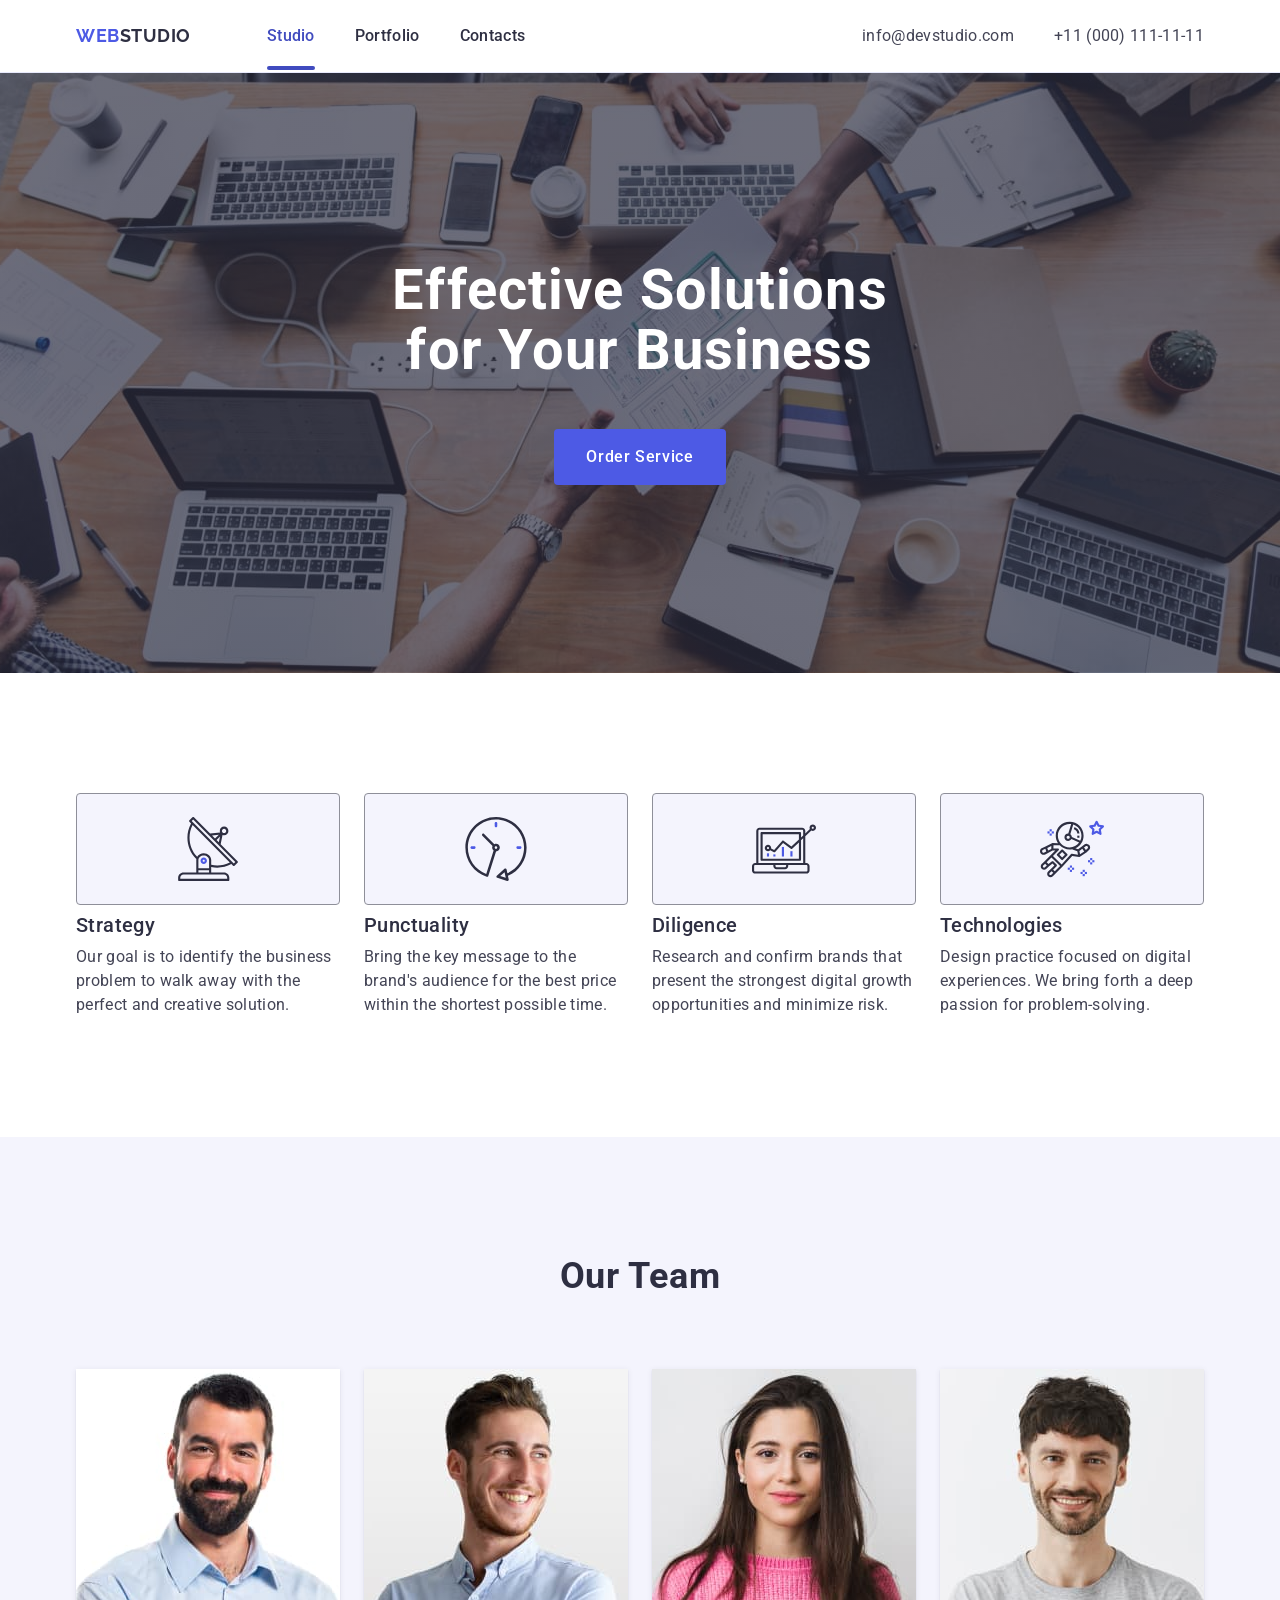
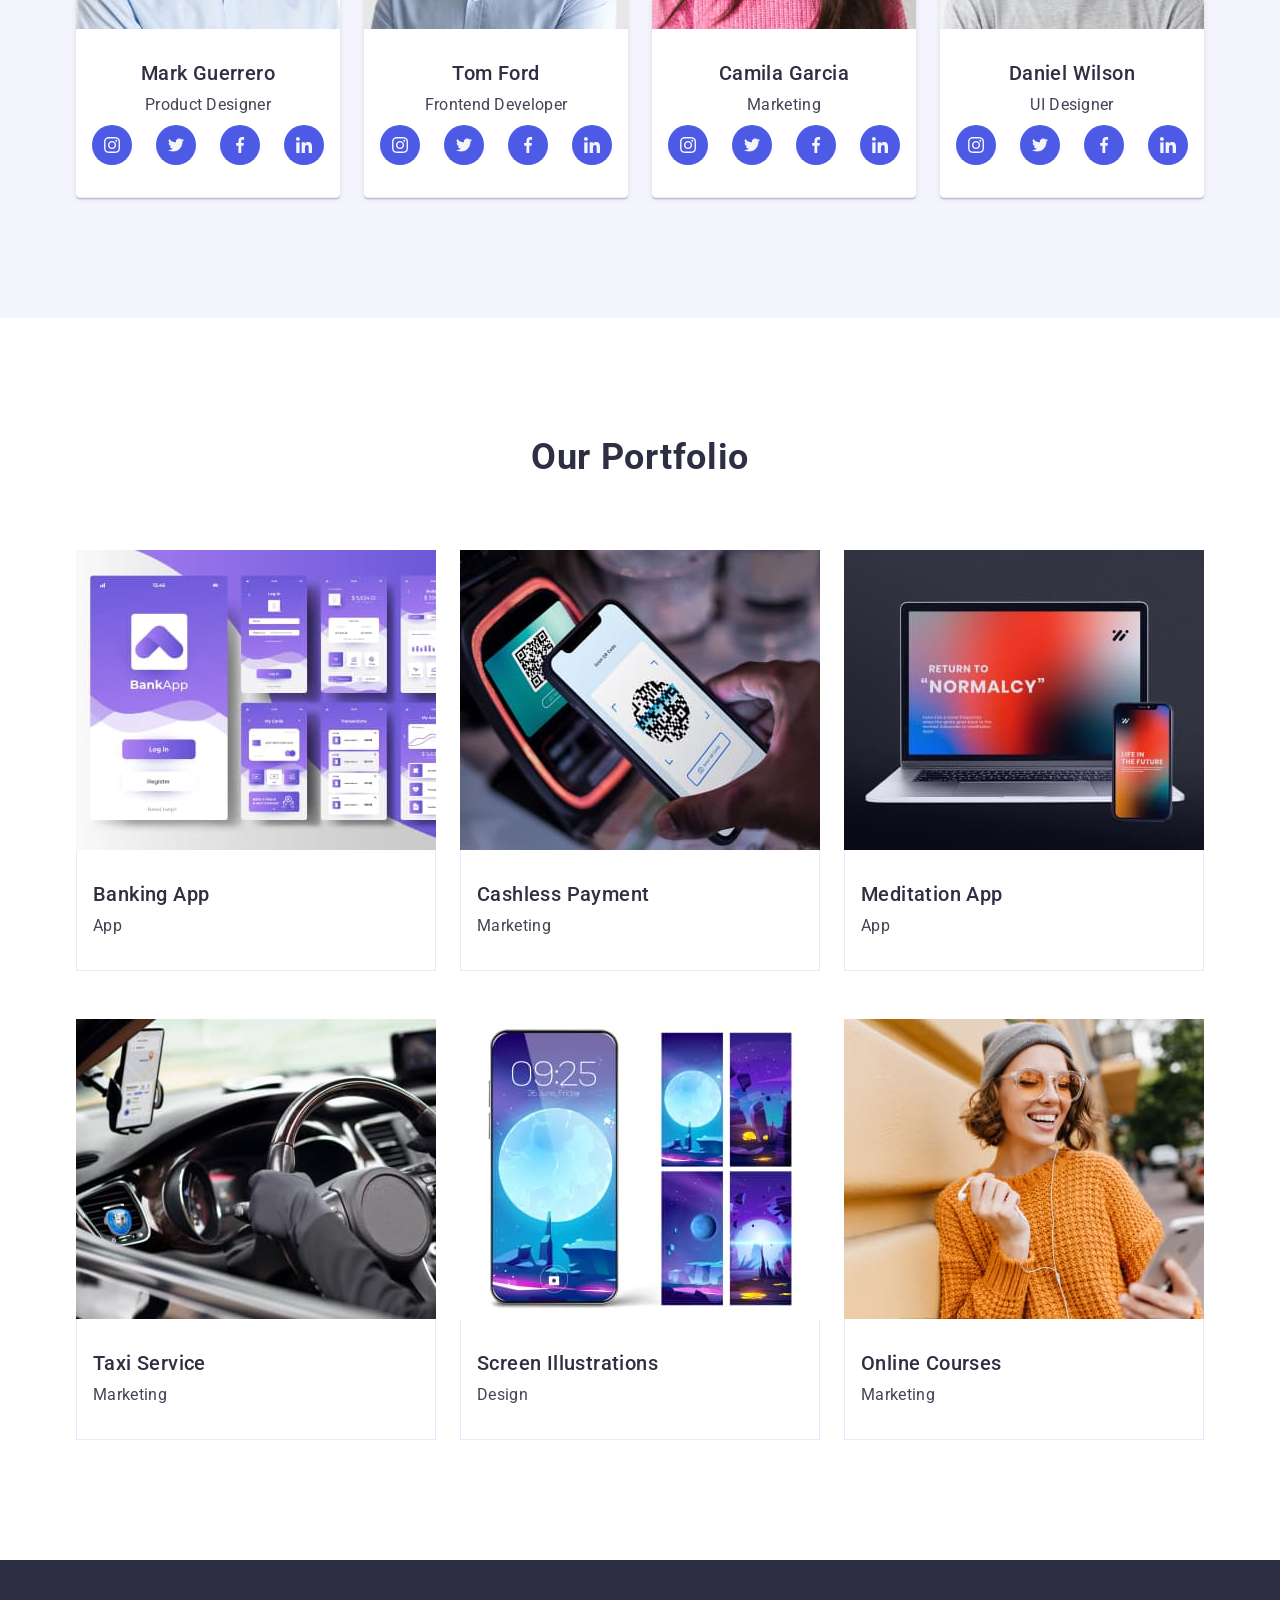
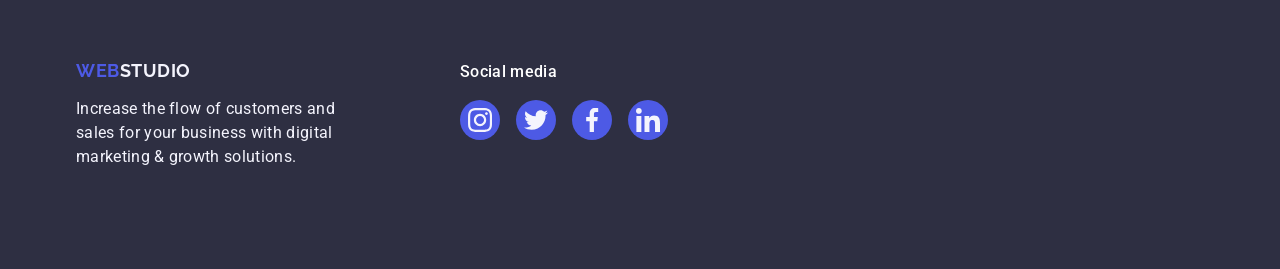
<file: index.html>
<!DOCTYPE html>
<html lang="en">
  <head>
    <meta charset="UTF-8" />
    <meta name="viewport" content="width=device-width, initial-scale=1.0" />
    <title>Document</title>
    <link rel="preconnect" href="https://fonts.googleapis.com" />
    <link rel="preconnect" href="https://fonts.gstatic.com" crossorigin />
    <link
      href="https://fonts.googleapis.com/css2?family=Raleway:wght@700&family=Roboto:wght@400;500;700&display=swap"
      rel="stylesheet"
    />
    <link
      rel="stylesheet"
      href="https://cdnjs.cloudflare.com/ajax/libs/modern-normalize/2.0.0/modern-normalize.min.css"
      integrity="sha512-4xo8blKMVCiXpTaLzQSLSw3KFOVPWhm/TRtuPVc4WG6kUgjH6J03IBuG7JZPkcWMxJ5huwaBpOpnwYElP/m6wg=="
      crossorigin="anonymous"
      referrerpolicy="no-referrer"
    />
    <link rel="stylesheet" href="./css/styles.css" />
  </head>
  <body>
    <!-- header -->

    <header class="header">
      <div class="container flex-property">
        <nav class="nav">
          <a href="./index.html" class="nav-link-logo logo-link-header"
            >Web<span class="logo-header">Studio</span></a
          >
          <ul class="nav-list">
            <li class="nav-list-item">
              <a href="./index.html" class="nav-list-link carrent">Studio</a>
            </li>
            <li class="nav-list-item">
              <a href="#" class="nav-list-link">Portfolio</a>
            </li>
            <li class="nav-list-item">
              <a href="#" class="nav-list-link">Contacts</a>
            </li>
          </ul>
        </nav>
        <address class="address">
          <ul class="address-list">
            <li class="address-list-item">
              <a href="mailto:info@devstudio.com" class="address-list-link"
                >info@devstudio.com</a
              >
            </li>
            <li class="address-list-item">
              <a href="tel:+110001111111" class="address-list-link"
                >+11 (000) 111-11-11</a
              >
            </li>
          </ul>
        </address>
      </div>
    </header>

    <!-- main -->

    <main class="main">
      <!-- section hero -->

      <section class="section hero">
        <div class="container">
          <h1 class="hero-title">Effective Solutions for Your Business</h1>
          <button class="button hero-button" type="button">
            Order Service
          </button>
        </div>
      </section>

      <!-- section service -->

      <section class="section service">
        <div class="container">
          <h2 class="section-title visually-hidden">Order Service</h2>
          <ul class="service-list">
            <li class="service-list-item">
              <div class="service-list-thumb">
                <svg class="service-list-icon" width="64" height="64">
                  <use href="./images/icons.svg#icon-antenna"></use>
                </svg>
              </div>
              <h3 class="service-list-title">Strategy</h3>
              <p class="service-list-text">
                Our goal is to identify the business problem to walk away with
                the perfect and creative solution.
              </p>
            </li>
            <li class="service-list-item">
              <div class="service-list-thumb">
                <svg class="service-list-icon" width="64" height="64">
                  <use href="./images/icons.svg#icon-clock"></use>
                </svg>
              </div>
              <h3 class="service-list-title">Punctuality</h3>
              <p class="service-list-text">
                Bring the key message to the brand's audience for the best price
                within the shortest possible time.
              </p>
            </li>
            <li class="service-list-item">
              <div class="service-list-thumb">
                <svg class="service-list-icon" width="64" height="64">
                  <use href="./images/icons.svg#icon-diagram"></use>
                </svg>
              </div>
              <h3 class="service-list-title">Diligence</h3>
              <p class="service-list-text">
                Research and confirm brands that present the strongest digital
                growth opportunities and minimize risk.
              </p>
            </li>
            <li class="service-list-item">
              <div class="service-list-thumb">
                <svg class="service-list-icon" width="64" height="64">
                  <use href="./images/icons.svg#icon-astronaut"></use>
                </svg>
              </div>
              <h3 class="service-list-title">Technologies</h3>
              <p class="service-list-text">
                Design practice focused on digital experiences. We bring forth a
                deep passion for problem-solving.
              </p>
            </li>
          </ul>
        </div>
      </section>

      <!-- section team -->

      <section class="section team">
        <div class="container">
          <h2 class="section-title">Our Team</h2>
          <ul class="team-list">
            <li class="team-list-item">
              <img
                class="team-list-img"
                src="./images/mark_guerrero.jpg"
                alt="Mark Guerrero Product Designer"
                width="264"
              />
              <div class="team-wrapper-content">
                <h3 class="team-list-title">Mark Guerrero</h3>
                <p class="team-list-text">Product Designer</p>
                <ul class="social-list">
                  <li class="social-list-item">
                    <a href="#" class="social-list-link">
                      <svg class="social-list-icon" width="16" height="16">
                        <use href="./images/icons.svg#icon-instagram"></use>
                      </svg>
                    </a>
                  </li>
                  <li class="social-list-item">
                    <a href="#" class="social-list-link">
                      <svg class="social-list-icon" width="16" height="16">
                        <use href="./images/icons.svg#icon-twitter"></use>
                      </svg>
                    </a>
                  </li>
                  <li class="social-list-item">
                    <a href="#" class="social-list-link">
                      <svg class="social-list-icon" width="16" height="16">
                        <use href="./images/icons.svg#icon-facebook"></use>
                      </svg>
                    </a>
                  </li>
                  <li class="social-list-item">
                    <a href="#" class="social-list-link">
                      <svg class="social-list-icon" width="16" height="16">
                        <use href="./images/icons.svg#icon-linkedin"></use>
                      </svg>
                    </a>
                  </li>
                </ul>
              </div>
            </li>
            <li class="team-list-item">
              <img
                class="team-list-img"
                src="./images/tom_ford.jpg"
                alt="Tom Ford Frontend Developer"
                width="264"
              />
              <div class="team-wrapper-content">
                <h3 class="team-list-title">Tom Ford</h3>
                <p class="team-list-text">Frontend Developer</p>
                <ul class="social-list">
                  <li class="social-list-item">
                    <a href="#" class="social-list-link">
                      <svg class="social-list-icon" width="16" height="16">
                        <use href="./images/icons.svg#icon-instagram"></use>
                      </svg>
                    </a>
                  </li>
                  <li class="social-list-item">
                    <a href="#" class="social-list-link">
                      <svg class="social-list-icon" width="16" height="16">
                        <use href="./images/icons.svg#icon-twitter"></use>
                      </svg>
                    </a>
                  </li>
                  <li class="social-list-item">
                    <a href="#" class="social-list-link">
                      <svg class="social-list-icon" width="16" height="16">
                        <use href="./images/icons.svg#icon-facebook"></use>
                      </svg>
                    </a>
                  </li>
                  <li class="social-list-item">
                    <a href="#" class="social-list-link">
                      <svg class="social-list-icon" width="16" height="16">
                        <use href="./images/icons.svg#icon-linkedin"></use>
                      </svg>
                    </a>
                  </li>
                </ul>
              </div>
            </li>
            <li class="team-list-item">
              <img
                class="team-list-img"
                src="./images/camila_garcia.jpg"
                alt="Camila Garcia Marketing"
                width="264"
              />
              <div class="team-wrapper-content">
                <h3 class="team-list-title">Camila Garcia</h3>
                <p class="team-list-text">Marketing</p>
                <ul class="social-list">
                  <li class="social-list-item">
                    <a href="#" class="social-list-link">
                      <svg class="social-list-icon" width="16" height="16">
                        <use href="./images/icons.svg#icon-instagram"></use>
                      </svg>
                    </a>
                  </li>
                  <li class="social-list-item">
                    <a href="#" class="social-list-link">
                      <svg class="social-list-icon" width="16" height="16">
                        <use href="./images/icons.svg#icon-twitter"></use>
                      </svg>
                    </a>
                  </li>
                  <li class="social-list-item">
                    <a href="#" class="social-list-link">
                      <svg class="social-list-icon" width="16" height="16">
                        <use href="./images/icons.svg#icon-facebook"></use>
                      </svg>
                    </a>
                  </li>
                  <li class="social-list-item">
                    <a href="#" class="social-list-link">
                      <svg class="social-list-icon" width="16" height="16">
                        <use href="./images/icons.svg#icon-linkedin"></use>
                      </svg>
                    </a>
                  </li>
                </ul>
              </div>
            </li>
            <li class="team-list-item">
              <img
                class="team-list-img"
                src="./images/daniel_wilson.jpg"
                alt="Daniel Wilson UI Designer"
                width="264"
              />
              <div class="team-wrapper-content">
                <h3 class="team-list-title">Daniel Wilson</h3>
                <p class="team-list-text">UI Designer</p>
                <ul class="social-list">
                  <li class="social-list-item">
                    <a href="#" class="social-list-link">
                      <svg class="social-list-icon" width="16" height="16">
                        <use href="./images/icons.svg#icon-instagram"></use>
                      </svg>
                    </a>
                  </li>
                  <li class="social-list-item">
                    <a href="#" class="social-list-link">
                      <svg class="social-list-icon" width="16" height="16">
                        <use href="./images/icons.svg#icon-twitter"></use>
                      </svg>
                    </a>
                  </li>
                  <li class="social-list-item">
                    <a href="#" class="social-list-link">
                      <svg class="social-list-icon" width="16" height="16">
                        <use href="./images/icons.svg#icon-facebook"></use>
                      </svg>
                    </a>
                  </li>
                  <li class="social-list-item">
                    <a href="#" class="social-list-link">
                      <svg class="social-list-icon" width="16" height="16">
                        <use href="./images/icons.svg#icon-linkedin"></use>
                      </svg>
                    </a>
                  </li>
                </ul>
              </div>
            </li>
          </ul>
        </div>
      </section>

      <!-- section portfolio -->

      <section class="section porfolio">
        <div class="container">
          <h2 class="section-title">Our Portfolio</h2>
          <ul class="portfolio-list">
            <li class="portfolio-list-item">
              <div class="portfolio-list-owerley">
                <img
                  class="portfolio-list-img"
                  src="./images/banking_app.jpg"
                  alt="banking"
                  width="360"
                />
                <p class="portfolio-text-owerley">
                  14 Stylish and User-Friendly App Design Concepts · Task
                  Manager App · Calorie Tracker App · Exotic Fruit Ecommerce App
                  · Cloud Storage App
                </p>
              </div>
              <div class="portfolio-wrapper-content">
                <h3 class="portfolio-list-title">Banking App</h3>
                <p class="portfolio-list-text">App</p>
              </div>
            </li>
            <li class="portfolio-list-item">
              <div class="portfolio-list-owerley">
                <img
                  class="portfolio-list-img"
                  src="./images/cashless_payment.jpg"
                  alt="cashless_payment"
                  width="360"
                />
                <p class="portfolio-text-owerley">
                  14 Stylish and User-Friendly App Design Concepts · Task
                  Manager App · Calorie Tracker App · Exotic Fruit Ecommerce App
                  · Cloud Storage App
                </p>
              </div>
              <div class="portfolio-wrapper-content">
                <h3 class="portfolio-list-title">Cashless Payment</h3>
                <p class="portfolio-list-text">Marketing</p>
              </div>
            </li>
            <li class="portfolio-list-item">
              <div class="portfolio-list-owerley">
                <img
                  class="portfolio-list-img"
                  src="./images/meditation_app.jpg"
                  alt="meditation"
                  width="360"
                />
                <p class="portfolio-text-owerley">
                  14 Stylish and User-Friendly App Design Concepts · Task
                  Manager App · Calorie Tracker App · Exotic Fruit Ecommerce App
                  · Cloud Storage App
                </p>
              </div>
              <div class="portfolio-wrapper-content">
                <h3 class="portfolio-list-title">Meditation App</h3>
                <p class="portfolio-list-text">App</p>
              </div>
            </li>
            <li class="portfolio-list-item">
              <div class="portfolio-list-owerley">
                <img
                  class="portfolio-list-img"
                  src="./images/taxi_service.jpg"
                  alt="taxi_service"
                  width="360"
                />
                <p class="portfolio-text-owerley">
                  14 Stylish and User-Friendly App Design Concepts · Task
                  Manager App · Calorie Tracker App · Exotic Fruit Ecommerce App
                  · Cloud Storage App
                </p>
              </div>
              <div class="portfolio-wrapper-content">
                <h3 class="portfolio-list-title">Taxi Service</h3>
                <p class="portfolio-list-text">Marketing</p>
              </div>
            </li>
            <li class="portfolio-list-item">
              <div class="portfolio-list-owerley">
                <img
                  class="portfolio-list-img"
                  src="./images/screen_illustrations.jpg"
                  alt="screen_illustrations"
                  width="360"
                />
                <p class="portfolio-text-owerley">
                  14 Stylish and User-Friendly App Design Concepts · Task
                  Manager App · Calorie Tracker App · Exotic Fruit Ecommerce App
                  · Cloud Storage App
                </p>
              </div>
              <div class="portfolio-wrapper-content">
                <h3 class="portfolio-list-title">Screen Illustrations</h3>
                <p class="portfolio-list-text">Design</p>
              </div>
            </li>
            <li class="portfolio-list-item">
              <div class="portfolio-list-owerley">
                <img
                  class="portfolio-list-img"
                  src="./images/online_courses.jpg"
                  alt="online_courses"
                  width="360"
                />
                <p class="portfolio-text-owerley">
                  14 Stylish and User-Friendly App Design Concepts · Task
                  Manager App · Calorie Tracker App · Exotic Fruit Ecommerce App
                  · Cloud Storage App
                </p>
              </div>
              <div class="portfolio-wrapper-content">
                <h3 class="portfolio-list-title">Online Courses</h3>
                <p class="portfolio-list-text">Marketing</p>
              </div>
            </li>
          </ul>
        </div>
      </section>
    </main>

    <!-- footer -->

    <footer class="footer">
      <div class="container">
        <div class="footer-wrapper-description">
          <a href="./index.html" class="nav-link-logo logo-footer-link"
            >Web<span class="logo-footer">Studio</span></a
          >
          <p class="footer-text">
            Increase the flow of customers and sales for your business with
            digital marketing & growth solutions.
          </p>
        </div>
        <div class="footer-wrapper-social">
          <p class="footer-sicial-text">Social media</p>
          <ul class="social-list">
            <li class="social-list-item">
              <a href="#" class="social-list-link footer-social-link">
                <svg class="social-list-icon" width="24" height="24">
                  <use href="./images/icons.svg#icon-instagram"></use>
                </svg>
              </a>
            </li>
            <li class="social-list-item">
              <a href="#" class="social-list-link footer-social-link">
                <svg class="social-list-icon" width="24" height="24">
                  <use href="./images/icons.svg#icon-twitter"></use>
                </svg>
              </a>
            </li>
            <li class="social-list-item">
              <a href="#" class="social-list-link footer-social-link">
                <svg class="social-list-icon" width="24" height="24">
                  <use href="./images/icons.svg#icon-facebook"></use>
                </svg>
              </a>
            </li>
            <li class="social-list-item">
              <a href="#" class="social-list-link footer-social-link">
                <svg class="social-list-icon" width="24" height="24">
                  <use href="./images/icons.svg#icon-linkedin"></use>
                </svg>
              </a>
            </li>
          </ul>
        </div>
      </div>
    </footer>
  </body>
</html>
</file>
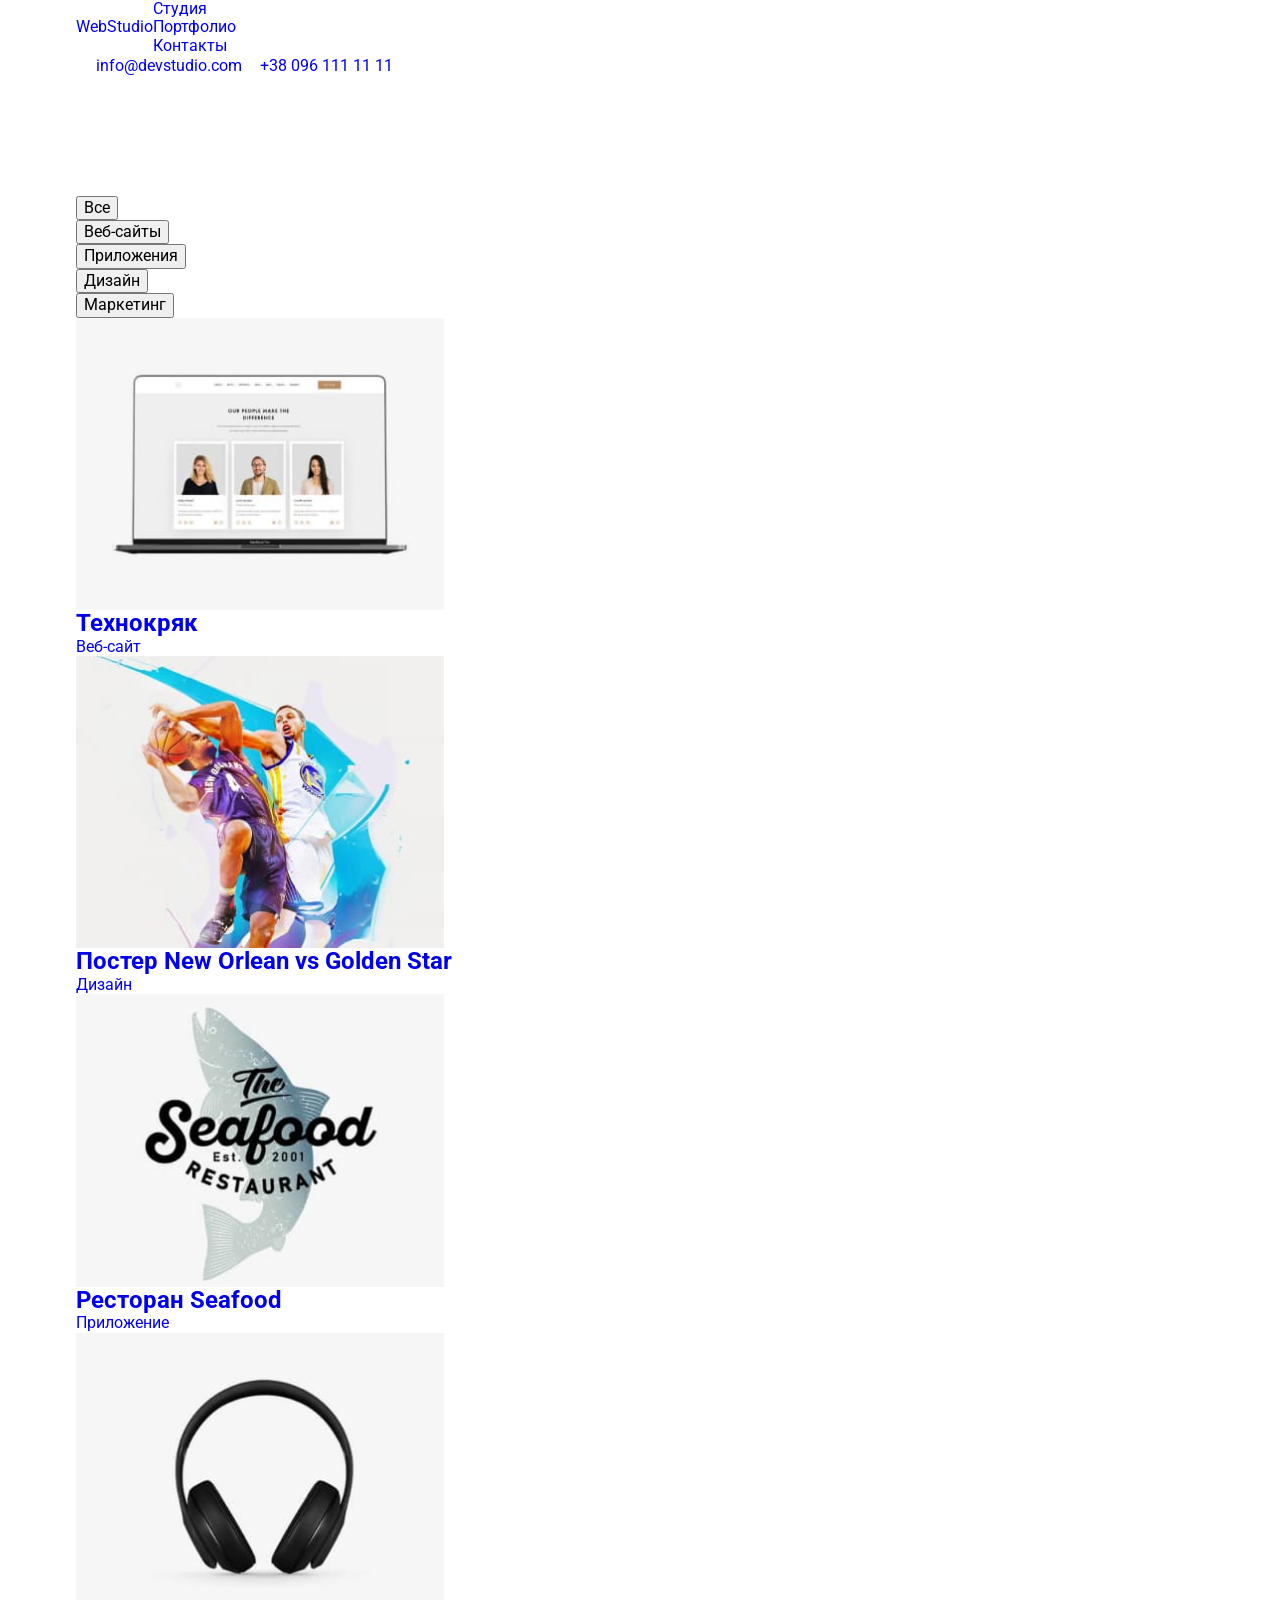
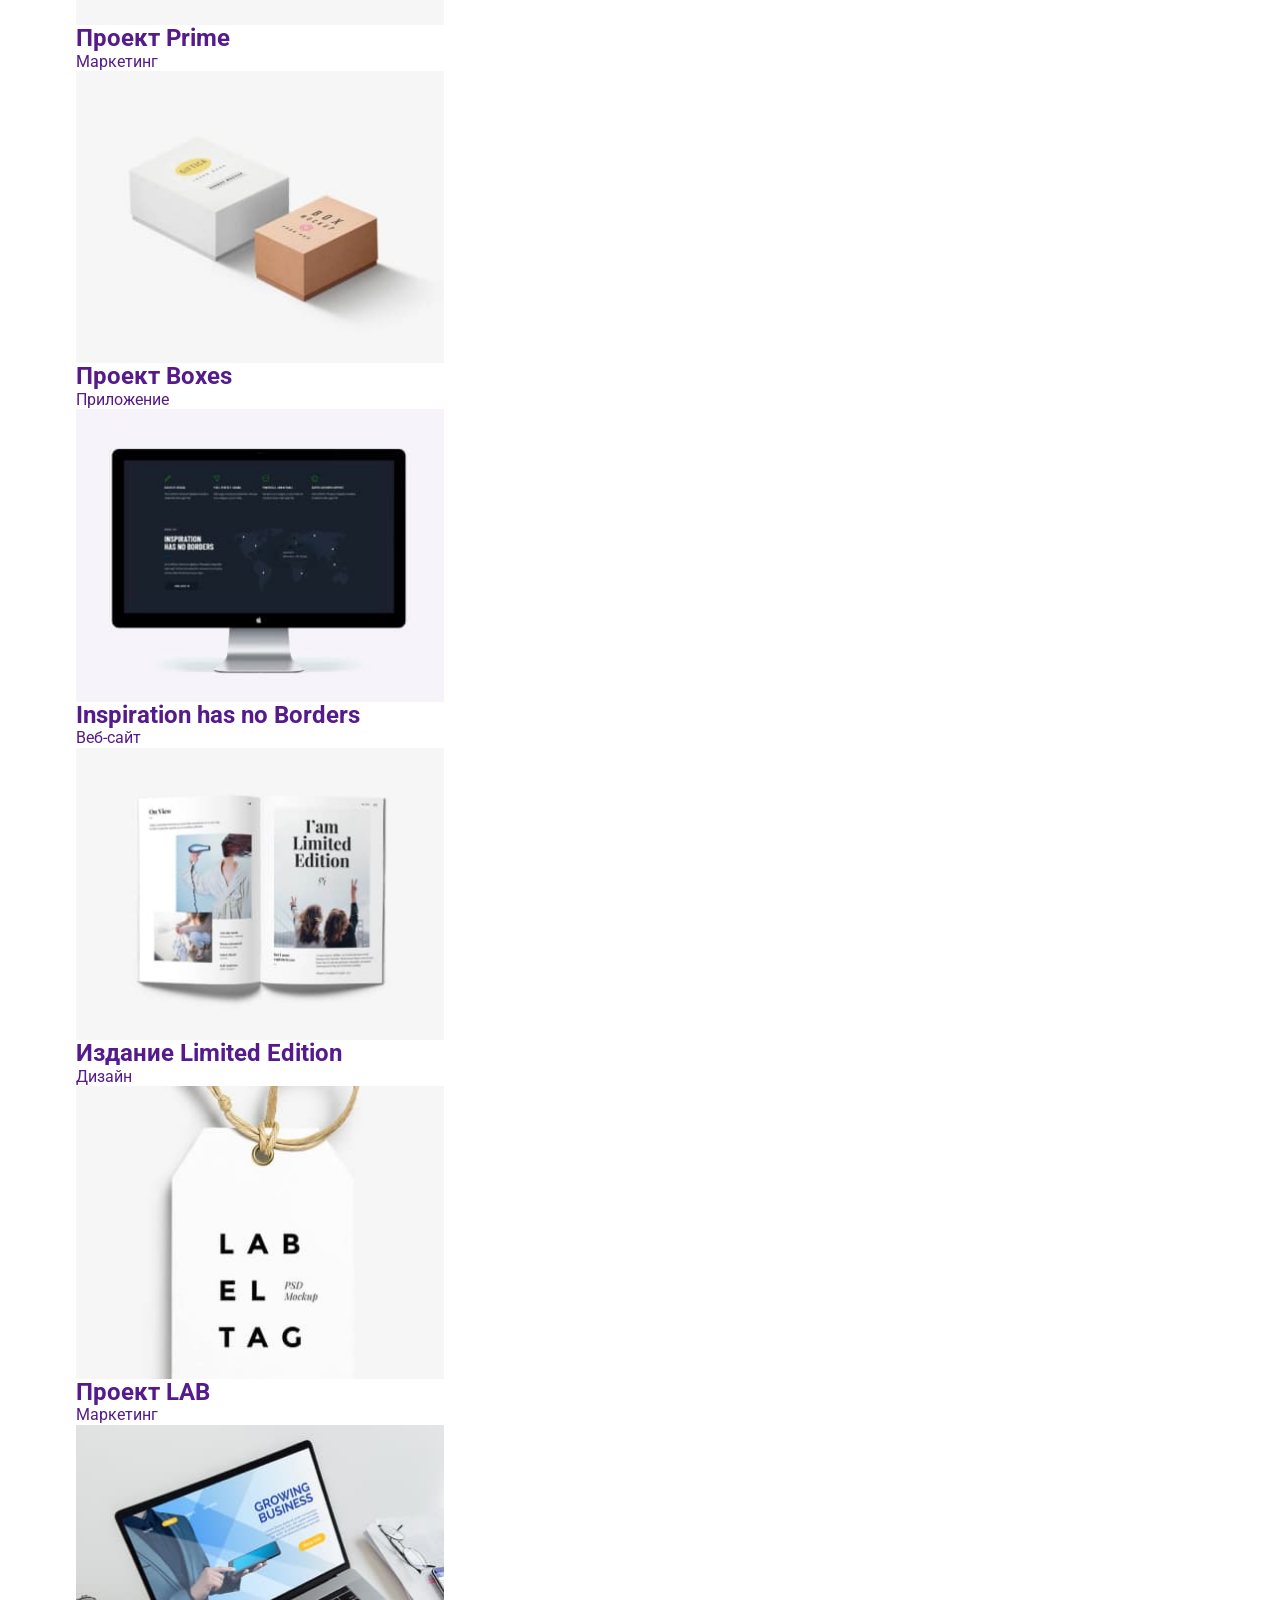
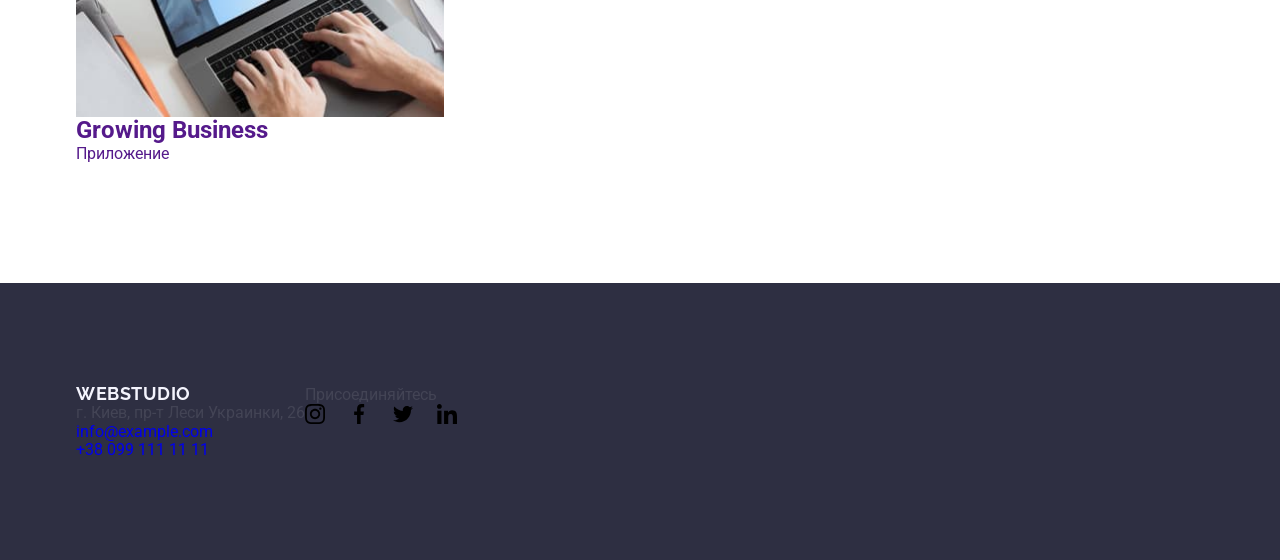
<file: portfolio.html>
<!DOCTYPE html>
<html lang="ru">

<head>
  <meta charset="UTF-8">
  <meta http-equiv="X-UA-Compatible" content="IE=edge">
  <meta name="viewport" content="width=device-width, initial-scale=1.0">
  <title>Portfolio</title>
  <link href="https://fonts.googleapis.com/css2?family=Raleway:wght@700&family=Roboto:wght@400;500;700;900&display=swap"
    rel="stylesheet">
  <link rel="stylesheet" href="https://cdnjs.cloudflare.com/ajax/libs/modern-normalize/1.1.0/modern-normalize.min.css"
    integrity="sha512-wpPYUAdjBVSE4KJnH1VR1HeZfpl1ub8YT/NKx4PuQ5NmX2tKuGu6U/JRp5y+Y8XG2tV+wKQpNHVUX03MfMFn9Q=="
    crossorigin="anonymous" referrerpolicy="no-referrer" />
  <link rel="stylesheet" type="text/css" href="./css/styles.css">
</head>

<body>
  <!-- Шапка -->
  <header class="page-header">
    <div class="container">
      <!-- Блок навигации -->
      <div class="header-flex">
        <nav class="nav">
          <a class="logo" href="./index.html">Web<span class="studio">Studio</span></a>
          <ul class="site-nav">
            <li class="item"><a class="link" href="./index.html">Студия</a></li>
            <li class="item"><a class="link current" href="./portfolio.html">Портфолио</a></li>
            <li class="item"><a class="link" href="#">Контакты</a></li>
          </ul>
        </nav>
        <!-- Блок контактов -->
        <div class="contacts">
          <a class="link" href="mailto:info@devstudio.com">
            <svg class="icon" width="16" height="12">
              <use href="./images/icons.svg#icon-envelope"></use>
            </svg>
            info@devstudio.com</a>
          <a class="link" href="tel:+380961111111">
            <svg class="icon" width="10" height="16">
              <use href="./images/icons.svg#icon-smartphone"></use>
            </svg>
            +38 096 111 11 11</a>
        </div>
      </div>
    </div>
  </header>
  <!-- Основной контент -->
  <main>
    <section class="section">
      <div class="container">
        <h1 class="portfolio-section-title visually-hidden">Примеры наших работ</h1>
        <!-- Блок кнопок -->
        <ul class="examples-buton">
          <li class="item"><button class="btn" type="button">Все</button></li>
          <li class="item"><button class="btn" type="button">Веб-сайты</button></li>
          <li class="item"><button class="btn" type="button">Приложения</button></li>
          <li class="item"><button class="btn" type="button">Дизайн</button></li>
          <li class="item"><button class="btn" type="button">Маркетинг</button></li>
        </ul>
        <!-- Блок примеров работ -->
        <ul class="examples">
          <li class="item">
            <a href="#" class="link">
              <img src="./images/portf1.jpg" alt="Технокряк" width="368">
              <div class="description">
                <h2 class="title">Технокряк</h2>
                <p class="text">Веб-сайт</p>
              </div>
            </a>
          </li>
          <li class="item">
            <a href="#" class="link">
              <img src="./images/portf2.jpg" alt="Постер New Orlean vs Golden Star" width="368">
              <div class="description">
                <h2 class="title">Постер New Orlean vs Golden Star</h2>
                <p class="text">Дизайн</p>
              </div>
            </a>
          </li>
          <li class="item">
            <a href="#" class="link">
              <img src="./images/portf3.jpg" alt="Ресторан Seafood" width="368">
              <div class="description">
                <h2 class="title">Ресторан Seafood</h2>
                <p class="text">Приложение</p>
              </div>
            </a>
          </li>
          <li class="item">
            <a href="" class="link">
              <img src="./images/portf4.jpg" alt="Проект Prime" width="368">
              <div class="description">
                <h2 class="title">Проект Prime</h2>
                <p class="text">Маркетинг</p>
              </div>
            </a>
          </li>
          <li class="item">
            <a href="" class="link">
              <img src="./images/portf5.jpg" alt="Проект Boxes" width="368">
              <div class="description">
                <h2 class="title">Проект Boxes</h2>
                <p class="text">Приложение</p>
              </div>
            </a>
          </li>
          <li class="item">
            <a href="" class="link">
              <img src="./images/portf6.jpg" alt="Inspiration has no Borders" width="368">
              <div class="description">
                <h2 class="title">Inspiration has no Borders</h2>
                <p class="text">Веб-сайт</p>
              </div>
            </a>
          </li>
          <li class="item">
            <a href="" class="link">
              <img src="./images/portf7.jpg" alt="Издание Limited Edition" width="368">
              <div class="description">
                <h2 class="title">Издание Limited Edition</h2>
                <p class="text">Дизайн</p>
              </div>
            </a>
          </li>
          <li class="item">
            <a href="" class="link">
              <img src="./images/portf8.jpg" alt="Проект LAB" width="368">
              <div class="description">
                <h2 class="title">Проект LAB</h2>
                <p class="text">Маркетинг</p>
              </div>
            </a>
          </li>
          <li class="item">
            <a href="" class="link">
              <img src="./images/portf9.jpg" alt="Growing Business" width="368">
              <div class="description">
                <h2 class="title">Growing Business</h2>
                <p class="text">Приложение</p>
              </div>
            </a>
          </li>
        </ul>
      </div>
    </section>
  </main>
  <!-- Подвал -->
  <footer class="footer">
    <div class="container flex">
      <div class="studio-address">
        <a class="logo-footer" href="./index.html">Web<span class="studio-footer">Studio</span></a>
        <address>
          <ul class="address">
            <li class="sity">г. Киев, пр-т Леси Украинки, 26</li>
            <li class="sity-link"><a class="link" href="mailto:info@example.com">info@example.com</a></li>
            <li class="sity-link"><a class="link" href="tel:+380991111111">+38 099 111 11 11</a></li>
          </ul>
        </address>
      </div>
      <div class="social">
        <p class="social-text">Присоединяйтесь</p>
        <ul class="social-list">
          <li class="item">
            <a href="#" class="link">
              <svg class="icon" width="20" height="20">
                <use href="./images/icons.svg#icon-instagram"></use>
              </svg>
            </a>
          </li>
          <li class="item">
            <a href="#" class="link">
              <svg class="icon" width="20" height="20">
                <use href="./images/icons.svg#icon-facebook"></use>
              </svg>
            </a>
          </li>
          <li class="item">
            <a href="#" class="link">
              <svg class="icon" width="20" height="20">
                <use href="./images/icons.svg#icon-twitter"></use>
              </svg>
            </a>
          </li>
          <li class="item">
            <a href="#" class="link">
              <svg class="icon" width="20" height="20">
                <use href="./images/icons.svg#icon-linkedin"></use>
              </svg>
            </a>
          </li>
        </ul>
      </div>
    </div>
  </footer>
</body>

</html>
</file>
<file: css/styles.css>
body{
    font-family: "Roboto", sans-serif;
    background-color: #ffffff;
    color: #434455;
}

p, h1, h2, h3, h4, h5, h6{
    margin-top: 0;
    margin-bottom: 0;
}

a{
    text-decoration: none;
}

ul{
    list-style: none;
    margin-top: 0;
    margin-bottom: 0;
    padding-left: 0;
}

img{
    display: block;
    max-width: 100%;
    height: auto;
}



/* header */

.header{
    border-bottom: 1px solid  #E7E9FC;
    box-shadow: 0px 2px 1px rgba(46, 47, 66, 0.08),
        0px 1px 1px rgba(46, 47, 66, 0.16),
        0px 1px 6px rgba(46, 47, 66, 0.08);
}

.container {
    max-width: 1158px;
    margin: 0 auto;
    padding-left: 15px;
    padding-right: 15px;
}

.flex-property{
    display: flex;
    justify-content: space-between;
    align-items: center;
}

.nav{
    display: flex;
    align-items: center;
}

.nav-link-logo{
    color:  #4D5AE5;
    font-family: "Raleway", sans-serif;
    font-size: 18px;
    font-weight: 700;
    line-height: 1.17;
    letter-spacing: 0.03em;
    text-transform: uppercase;
}

.logo-link-header {
    margin-right: 76px;
}

.logo-header{
    color:  #2E2F42;
    font-family: "Raleway", sans-serif;
    font-size: 18px;
    font-weight: 700;
    line-height: 1.17;
    letter-spacing: 0.03em;
    text-transform: uppercase;
}

.nav-list{
    display: flex;
    gap:40px;
    
}

.nav-list-item{
    
    padding-top: 24px;
    padding-bottom: 24px;

}

.nav-list-link{
    position: relative;
    padding-top: 24px;
    padding-bottom: 24px;
    color: #2E2F42;
    font-size: 16px;
    font-weight: 500;
    line-height: 1.5;
    letter-spacing: 0.02em;
    transition-property: color;
    transition-duration: 250ms;
    transition-timing-function: cubic-bezier(0.4, 0, 0.2, 1);
}

.nav-list-link:hover,
.nav-list-link:focus {
    color: #404BBF;
}

.nav-list-link:active {
    color: #404BBF;
}

.nav-list-link.carrent {
    color: #404BBF;
}

.nav-list-link.carrent::after {
    content: "";
    position: absolute;
    left: 0;
    bottom: -1px;
    width: 100%;
    height: 4px;
    border-radius: 2px;
    background: #404bbf;
}

.address {
    font-style: normal;
}

.address-list {
    display: flex;
    gap: 40px
}

.address-list-link{
    padding-top: 24px;
    padding-bottom: 23px;
    color: #434455;
    font-size: 16px;
    font-weight: 400;
    line-height: 1.5;
    letter-spacing: 0.02em;
    transition-property: color;
    transition-duration: 250ms;
    transition-timing-function: cubic-bezier(0.4, 0, 0.2, 1);
}

.address-list-link:hover,
.address-list-link:focus{
    color: #404BBF;
}

/* main */

/* section hero */

.section{
    padding-top: 120px;
    padding-bottom: 120px;
}

.hero{
    background-color:  #2E2F42;
    background-image: linear-gradient(rgba(46, 47, 66, 0.7),rgba(46, 47, 66, 0.7)), url(../images/hero-bgi.jpg);
    background-repeat: no-repeat;
    background-size: cover;
    background-position: center center;
    padding-top: 188px;
    padding-bottom: 188px;
    max-width: 1440px;
    margin: 0 auto;
}

.hero-title{
    max-width: 496px;
    margin-left: auto; 
    margin-right: auto;
    margin-bottom: 48px;
    color: #ffffff;
    text-align: center;
    font-size: 56px;
    font-weight: 700;
    line-height: 1.07;
    letter-spacing: 0.02em;
}

.button{
    
    display: block;
    margin: 0 auto;
    padding: 16px 32px;
    min-width: 169px;
    cursor: pointer;
    background-color: #4D5AE5;
    color: #ffffff;
    font-size: 16px;
    font-weight: 500;
    line-height: 1.5;
    letter-spacing: 0.04em;
    border: 0;
    border-radius: 4px;
    transition-property: background-color;
    transition-duration: 250ms;
    transition-timing-function: cubic-bezier(0.4, 0, 0.2, 1);
}

.button:hover,
.button:focus{
    background-color: #404BBF;
}

.section-title{
    margin-bottom: 72px;
    color: #2E2F42;
    text-align: center;
    font-size: 36px;
    font-weight: 700;
    line-height: 1.11;
    letter-spacing: 0.02em;
    text-transform: capitalize;
}

.visually-hidden {
    position: absolute;
    width: 1px;
    height: 1px;
    margin: -1px;
    border: 0;
    padding: 0;
    white-space: nowrap;
    clip-path: inset(100%);
    clip: rect(0 0 0 0);
    overflow: hidden;
}

/* section service */

.service-list{
    display: flex;
    flex-wrap: wrap;
    /* justify-content: space-between; */
    gap:24px;
}

.service-list-item{
    width: calc((100% - 72px) / 4);
}

.service-list-thumb {
    display: flex;
    justify-content: center;
    align-items: center;
    margin-bottom: 8px;
    width: 100%;
    height: 112px;
    background-color: #f4f4fd;
    border: 1px solid #8e8f99;
    border-radius: 4px;
}

.service-list-title{
    margin-bottom: 8px;
    color: #2E2F42;
    font-size: 20px;
    font-weight: 500;
    line-height: 1.2;
    letter-spacing: 0.02em;
}

.service-list-text{
    color: #434455;
    font-size: 16px;
    font-weight: 400;
    line-height: 1.5;
    letter-spacing: 0.02em;
}

/* section team */

.team{
    background-color: #F4F4FD;
}

.team-list{
    display: flex;
    flex-wrap: wrap;
    gap:24px
}

.team-list-item{
    width: calc((100% - 72px) / 4);
    background-color: #ffffff;
    border-bottom: 1px solid #E7E9FC;
    border-radius: 0px 0px 4px 4px;
    box-shadow: 0 2px 1px 0 rgba(46, 47, 66, 0.08), 0 1px 1px 0 rgba(46, 47, 66, 0.16), 0 1px 6px 0 rgba(46, 47, 66, 0.08);
}

.team-wrapper-content{
    padding: 32px 0;
}

.team-list-title{
    margin-bottom: 8px;
    color:  #2E2F42;
    text-align: center;
    font-size: 20px;
    font-weight: 500;
    line-height: 1.2;
    letter-spacing: 0.02em;
}

.team-list-text{
    margin-bottom: 8px;
    color: #434455;
    text-align: center;
    font-size: 16px;
    font-weight: 400;
    line-height: 1.5;
    letter-spacing: 0.02em;
}

.social-list {
   display: flex;
   justify-content: center;
   gap: 24px;
}

.social-list-link {
    display: flex;
    justify-content: center;
    align-items: center;
    width: 40px;
    height: 40px;
    border-radius: 50% 50%;
    background-color: #4d5ae5;
    transition-property: background-color;
    transition-duration: 250ms;
    transition-timing-function: cubic-bezier(0.4, 0, 0.2, 1);
}

.social-list-link:hover,
.social-list-link:focus{
    background-color: #404bbf;
}

.social-list-icon {
fill: #f4f4fd;
}


/* section porfolio */

.portfolio-list{
    display: flex;
    flex-wrap: wrap;
    row-gap:48px;
    column-gap: 24px;
}

.portfolio-list-item{
    width: calc((100% - 48px) / 3);
    transition-property: box-shadow;
    transition-duration: 250ms;
    transition-timing-function: cubic-bezier(0.4, 0, 0.2, 1);
    
}
.portfolio-list-item:hover{
    box-shadow: 0 2px 1px 0 rgba(46, 47, 66, 0.08), 0 1px 1px 0 rgba(46, 47, 66, 0.16), 0 1px 6px 0 rgba(46, 47, 66, 0.08);
}

.portfolio-list-item:hover .portfolio-text-owerley{
    transform: translateY(0);
}

.portfolio-list-owerley{
    position: relative;
    overflow: hidden;
}

.portfolio-text-owerley{
    position: absolute;
    top: 0;
    width: 100%;
    height: 100%;
    padding: 40px 32px;
    font-weight: 400;
    font-size: 16px;
    line-height: 1.5;
    letter-spacing: 0.02em;
    color: #f4f4fd;
    background-color: #4d5ae5;
    transform:translateY(100%);
    transition-property: transform;
    transition-duration: 250ms;
    transition-timing-function: cubic-bezier(0.4, 0, 0.2, 1);
}
.portfolio-wrapper-content{
    padding: 32px 16px;
    border: 1px solid #e7e9fc;
    border-top: none;
}

.portfolio-list-title{
    margin-bottom: 8px;
    color: #2E2F42;
    font-size: 20px;
    font-weight: 500;
    line-height: 1.2;
    letter-spacing: 0.02em;
}

.portfolio-list-text{
    color:  #434455;
    font-size: 16px;
    font-weight: 400;
    line-height: 1.5;
    letter-spacing: 0.02em;
}


/* footer */
.footer{
    
    padding-top: 100px;
    padding-bottom: 100px;
    background-color: #2E2F42;
}

.footer>.container{
    display: flex;
    align-items: baseline;
}

.footer-wrapper-description{
    margin-right: 120px;
    max-width: 264px;
}

.logo-footer{
    color: #F4F4FD;
    font-family: "Raleway", sans-serif;
    font-size: 18px;
    font-weight: 700;
    line-height: 1.17;
    letter-spacing: 0.03em;
    text-transform: uppercase;
}

.footer-text{

    
    color: #F4F4FD;
    font-size: 16px;
    font-weight: 400;
    line-height: 1.5;
    letter-spacing: 0.02em;
}

.logo-footer-link{
    display: inline-block;
    margin-bottom: 16px;
}

.footer-sicial-text {
    margin-bottom: 16px;
    font-weight: 500;
    font-size: 16px;
    line-height: 1.5;
    letter-spacing: 0.02em;
    color: #fff;
}

.footer-wrapper-social>.social-list {
    gap: 16px;
}

.footer-social-link:hover,
.footer-social-link:focus {
    background-color: #31d0aa;
}
</file>
